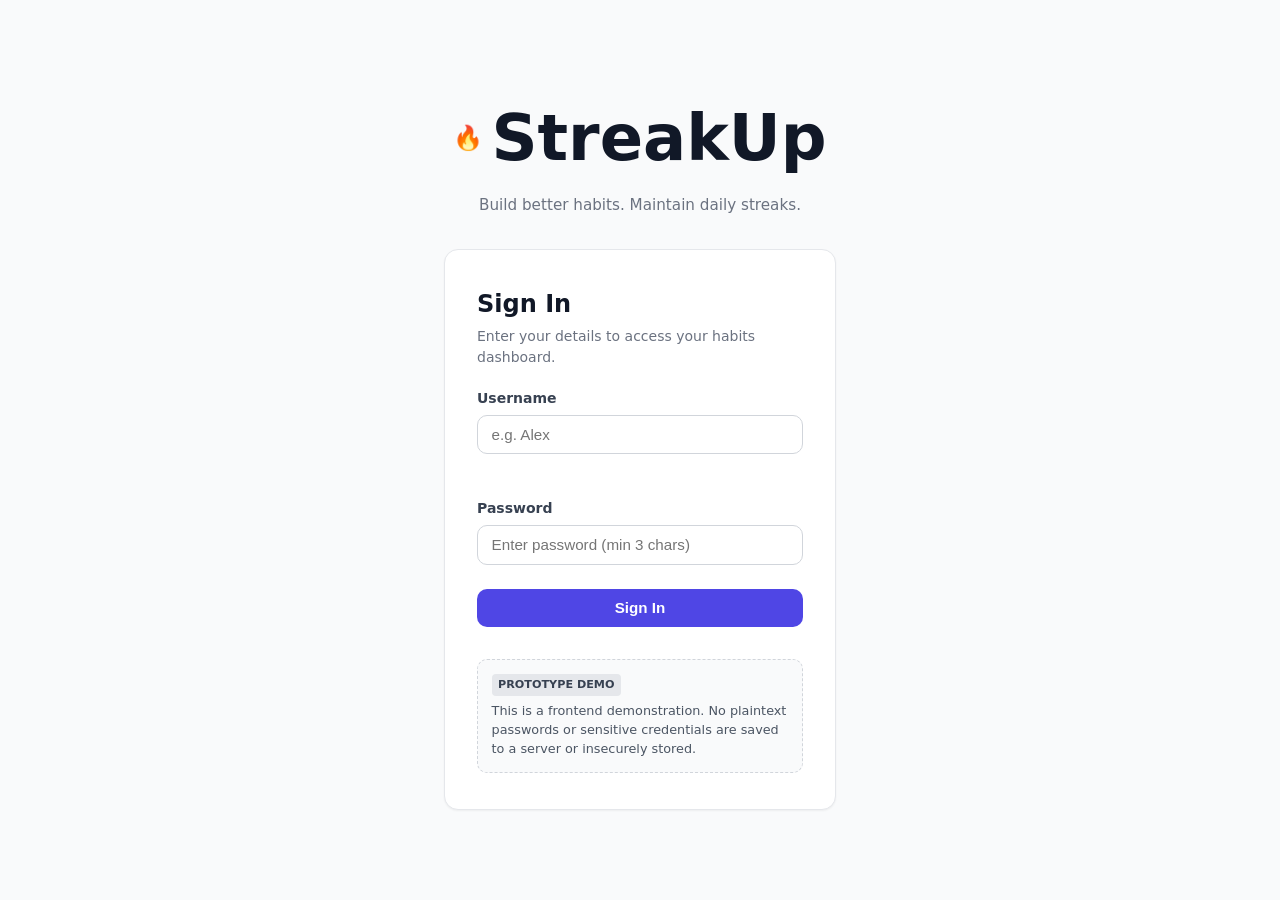
<file: index.html>
<!DOCTYPE html>
<html lang="en">
<head>
    <meta charset="UTF-8">
    <meta name="viewport" content="width=device-width, initial-scale=1.0">
    <title>StreakUp - Login</title>
    <link rel="stylesheet" href="css/style.css">
</head>
<body class="auth-page">

    <main class="auth-container">
        <header class="auth-header">
            <div class="brand-logo" aria-label="StreakUp">
                <span class="logo-icon">🔥</span>
                <h1>StreakUp</h1>
            </div>
            <p class="tagline">Build better habits. Maintain daily streaks.</p>
        </header>

        <section class="card auth-card" aria-labelledby="loginHeading">
            <h2 id="loginHeading">Sign In</h2>
            <p class="card-subtitle">Enter your details to access your habits dashboard.</p>

            <!-- Already Logged In Banner (hidden by default) -->
            <div id="alreadyLoggedIn" class="already-logged-in-box" style="display: none;">
                <p>You are currently signed in as <strong id="currentUsername"></strong>.</p>
                <div class="btn-group">
                    <a href="home.html" class="btn btn-primary">Go to Dashboard</a>
                    <button type="button" id="switchUserBtn" class="btn btn-secondary">Switch Account</button>
                </div>
            </div>

            <form id="loginForm" novalidate>
                <div class="form-group">
                    <label for="username">Username</label>
                    <input 
                        type="text" 
                        id="username" 
                        name="username" 
                        placeholder="e.g. Alex" 
                        autocomplete="username"
                        required
                    >
                    <span class="field-error" id="usernameError" aria-live="polite"></span>
                </div>

                <div class="form-group">
                    <label for="password">Password</label>
                    <input 
                        type="password" 
                        id="password" 
                        name="password" 
                        placeholder="Enter password (min 3 chars)" 
                        autocomplete="current-password"
                        required
                    >
                    <span class="field-error" id="passwordError" aria-live="polite"></span>
                </div>

                <button type="submit" id="loginBtn" class="btn btn-primary btn-block">
                    Sign In
                </button>

                <p id="message" class="auth-message" aria-live="polite"></p>
            </form>

            <div class="demo-notice" role="note">
                <span class="demo-badge">Prototype Demo</span>
                <p>This is a frontend demonstration. No plaintext passwords or sensitive credentials are saved to a server or insecurely stored.</p>
            </div>
        </section>
    </main>

    <script src="js/storage.js"></script>
    <script src="js/auth.js"></script>
</body>
</html>
</file>
<file: css/style.css>
/* ==========================================================================
   StreakUp - Habit Tracking Web Application Styles
   Clean, modern, responsive, accessible styles for all pages.
   ========================================================================== */

:root {
    --primary: #4f46e5;
    --primary-hover: #4338ca;
    --primary-light: #eef2ff;
    
    --success: #059669;
    --success-bg: #ecfdf5;
    --success-border: #a7f3d0;

    --danger: #dc2626;
    --danger-bg: #fef2f2;
    --danger-border: #fecaca;

    --warning: #d97706;
    --warning-bg: #fffbeb;

    --neutral-50: #f9fafb;
    --neutral-100: #f3f4f6;
    --neutral-200: #e5e7eb;
    --neutral-300: #d1d5db;
    --neutral-400: #9ca3af;
    --neutral-500: #6b7280;
    --neutral-600: #4b5563;
    --neutral-700: #374151;
    --neutral-800: #1f2937;
    --neutral-900: #111827;

    --card-bg: #ffffff;
    --body-bg: #f8fafc;
    
    --radius-sm: 6px;
    --radius-md: 10px;
    --radius-lg: 14px;

    --shadow-sm: 0 1px 2px 0 rgba(0, 0, 0, 0.05);
    --shadow-md: 0 4px 6px -1px rgba(0, 0, 0, 0.1), 0 2px 4px -1px rgba(0, 0, 0, 0.06);
    --shadow-lg: 0 10px 15px -3px rgba(0, 0, 0, 0.1), 0 4px 6px -2px rgba(0, 0, 0, 0.05);
}

/* Base & Reset */
*, *::before, *::after {
    box-sizing: border-box;
    margin: 0;
    padding: 0;
}

body {
    font-family: system-ui, -apple-system, BlinkMacSystemFont, "Segoe UI", Roboto, "Helvetica Neue", Arial, sans-serif;
    background-color: var(--body-bg);
    color: var(--neutral-800);
    line-height: 1.5;
    min-height: 100vh;
    display: flex;
    flex-direction: column;
}

/* Accessibility Focus Ring */
a:focus-visible,
button:focus-visible,
input:focus-visible {
    outline: 2px solid var(--primary);
    outline-offset: 2px;
}

/* ==========================================================================
   Navigation Bar
   ========================================================================== */
.navbar {
    background-color: #ffffff;
    border-bottom: 1px solid var(--neutral-200);
    position: sticky;
    top: 0;
    z-index: 50;
    box-shadow: var(--shadow-sm);
}

.nav-container {
    max-width: 1200px;
    margin: 0 auto;
    padding: 0.75rem 1.5rem;
    display: flex;
    align-items: center;
    justify-content: space-between;
    gap: 1rem;
    flex-wrap: wrap;
}

.nav-brand {
    display: flex;
    align-items: center;
    gap: 0.5rem;
    text-decoration: none;
    color: var(--neutral-900);
    font-weight: 700;
    font-size: 1.25rem;
}

.logo-icon {
    font-size: 1.5rem;
}

.nav-links {
    display: flex;
    align-items: center;
    gap: 0.5rem;
}

.nav-link {
    text-decoration: none;
    color: var(--neutral-600);
    font-weight: 500;
    padding: 0.5rem 0.85rem;
    border-radius: var(--radius-sm);
    transition: all 0.15s ease;
}

.nav-link:hover {
    color: var(--primary);
    background-color: var(--neutral-100);
}

.nav-link.active {
    color: var(--primary);
    background-color: var(--primary-light);
    font-weight: 600;
}

.nav-user {
    display: flex;
    align-items: center;
    gap: 0.75rem;
}

.user-greeting {
    font-size: 0.9rem;
    color: var(--neutral-600);
}

.user-greeting strong {
    color: var(--neutral-900);
}

/* ==========================================================================
   Layout Containers
   ========================================================================== */
.main-content {
    max-width: 1200px;
    margin: 0 auto;
    padding: 2rem 1.5rem;
    width: 100%;
    flex: 1;
}

/* App Footer */
.app-footer {
    text-align: center;
    padding: 1.5rem;
    font-size: 0.85rem;
    color: var(--neutral-500);
    border-top: 1px solid var(--neutral-200);
    background-color: #ffffff;
    margin-top: auto;
}

/* ==========================================================================
   Cards & Surfaces
   ========================================================================== */
.card {
    background-color: var(--card-bg);
    border: 1px solid var(--neutral-200);
    border-radius: var(--radius-lg);
    padding: 1.5rem;
    box-shadow: var(--shadow-sm);
}

.card-header {
    display: flex;
    justify-content: space-between;
    align-items: flex-start;
    margin-bottom: 1.25rem;
    gap: 1rem;
    flex-wrap: wrap;
}

.card-header h2, .card-header h3 {
    font-size: 1.25rem;
    color: var(--neutral-900);
    font-weight: 700;
}

.card-subtitle {
    font-size: 0.875rem;
    color: var(--neutral-500);
    margin-top: 0.25rem;
}

/* ==========================================================================
   Buttons & Inputs
   ========================================================================== */
.btn {
    display: inline-flex;
    align-items: center;
    justify-content: center;
    gap: 0.4rem;
    font-size: 0.95rem;
    font-weight: 600;
    padding: 0.6rem 1.2rem;
    border-radius: var(--radius-md);
    cursor: pointer;
    border: 1px solid transparent;
    text-decoration: none;
    transition: all 0.15s ease-in-out;
}

.btn-primary {
    background-color: var(--primary);
    color: #ffffff;
}
.btn-primary:hover {
    background-color: var(--primary-hover);
}

.btn-secondary {
    background-color: var(--neutral-100);
    color: var(--neutral-700);
    border-color: var(--neutral-300);
}
.btn-secondary:hover {
    background-color: var(--neutral-200);
}

.btn-outline {
    background-color: transparent;
    border-color: var(--neutral-300);
    color: var(--neutral-700);
}
.btn-outline:hover {
    background-color: var(--neutral-100);
}

.btn-sm {
    padding: 0.4rem 0.8rem;
    font-size: 0.85rem;
}

.btn-block {
    width: 100%;
}

.btn-icon {
    padding: 0.5rem 0.8rem;
    font-size: 1rem;
}

input[type="text"],
input[type="password"],
input[type="date"] {
    width: 100%;
    padding: 0.65rem 0.85rem;
    border: 1px solid var(--neutral-300);
    border-radius: var(--radius-md);
    font-size: 0.95rem;
    color: var(--neutral-900);
    background-color: #ffffff;
    transition: border-color 0.15s ease;
}

input:focus {
    border-color: var(--primary);
}

/* Badges */
.badge {
    display: inline-flex;
    align-items: center;
    padding: 0.25rem 0.6rem;
    border-radius: 9999px;
    font-size: 0.75rem;
    font-weight: 600;
    letter-spacing: 0.02em;
    text-transform: uppercase;
}

.badge-success {
    background-color: var(--success-bg);
    color: var(--success);
    border: 1px solid var(--success-border);
}

.badge-danger {
    background-color: var(--danger-bg);
    color: var(--danger);
    border: 1px solid var(--danger-border);
}

.badge-neutral {
    background-color: var(--neutral-100);
    color: var(--neutral-600);
    border: 1px solid var(--neutral-200);
}

.badge-today {
    background-color: var(--primary-light);
    color: var(--primary);
    border: 1px solid #c7d2fe;
}

.badge-future {
    background-color: #f1f5f9;
    color: #64748b;
    border: 1px solid #cbd5e1;
}

.badge-past {
    background-color: #f3f4f6;
    color: #4b5563;
    border: 1px solid #e5e7eb;
}

/* Progress Bar */
.progress-bar-container {
    background-color: var(--neutral-200);
    border-radius: 9999px;
    height: 8px;
    width: 100%;
    overflow: hidden;
    margin-top: 0.5rem;
}

.progress-bar {
    height: 100%;
    background-color: var(--primary);
    transition: width 0.3s ease;
    border-radius: 9999px;
}

.progress-bar.is-full {
    background-color: var(--success);
}

.progress-bar.is-partial {
    background-color: var(--warning);
}

/* ==========================================================================
   Login / Auth Page Styles
   ========================================================================== */
.auth-page {
    background-color: var(--neutral-50);
    display: flex;
    align-items: center;
    justify-content: center;
    min-height: 100vh;
}

.auth-container {
    width: 100%;
    max-width: 440px;
    padding: 1.5rem;
    margin: auto;
}

.auth-header {
    text-align: center;
    margin-bottom: 2rem;
}

.auth-header .brand-logo {
    display: inline-flex;
    align-items: center;
    gap: 0.5rem;
    font-size: 2rem;
    font-weight: 800;
    color: var(--neutral-900);
}

.auth-header .tagline {
    color: var(--neutral-500);
    margin-top: 0.5rem;
    font-size: 0.95rem;
}

.auth-card {
    background: #ffffff;
    padding: 2.25rem 2rem;
}

.auth-card h2 {
    font-size: 1.5rem;
    font-weight: 700;
    color: var(--neutral-900);
}

.form-group {
    margin-top: 1.25rem;
    display: flex;
    flex-direction: column;
    text-align: left;
}

.form-group label {
    font-size: 0.875rem;
    font-weight: 600;
    color: var(--neutral-700);
    margin-bottom: 0.35rem;
}

.field-error {
    color: var(--danger);
    font-size: 0.8rem;
    margin-top: 0.3rem;
    min-height: 1.2rem;
}

.auth-message {
    margin-top: 1rem;
    font-size: 0.9rem;
    text-align: center;
    font-weight: 500;
}

.auth-message.error {
    color: var(--danger);
}

.auth-message.success {
    color: var(--success);
}

.demo-notice {
    margin-top: 2rem;
    padding: 0.85rem;
    background-color: var(--neutral-50);
    border: 1px dashed var(--neutral-300);
    border-radius: var(--radius-md);
    font-size: 0.8rem;
    color: var(--neutral-600);
    text-align: left;
}

.demo-badge {
    display: inline-block;
    font-size: 0.7rem;
    font-weight: 700;
    background-color: var(--neutral-200);
    color: var(--neutral-700);
    padding: 0.15rem 0.4rem;
    border-radius: 4px;
    margin-bottom: 0.3rem;
    text-transform: uppercase;
}

.already-logged-in-box {
    background-color: var(--primary-light);
    border: 1px solid #c7d2fe;
    border-radius: var(--radius-md);
    padding: 1.25rem;
    margin-top: 1rem;
    text-align: center;
}

.already-logged-in-box p {
    font-size: 0.95rem;
    color: var(--neutral-800);
    margin-bottom: 1rem;
}

.btn-group {
    display: flex;
    gap: 0.5rem;
    justify-content: center;
}

/* ==========================================================================
   Dashboard Header & Stats Grid
   ========================================================================== */
.dashboard-header {
    display: flex;
    justify-content: space-between;
    align-items: center;
    flex-wrap: wrap;
    gap: 1.5rem;
    margin-bottom: 2rem;
}

.dashboard-header h1 {
    font-size: 1.85rem;
    font-weight: 800;
    color: var(--neutral-900);
}

.dashboard-header .subtitle {
    color: var(--neutral-500);
    font-size: 0.95rem;
    margin-top: 0.25rem;
}

.quick-nav-actions {
    display: flex;
    gap: 0.75rem;
    flex-wrap: wrap;
}

.stats-grid {
    display: grid;
    grid-template-columns: repeat(auto-fit, minmax(210px, 1fr));
    gap: 1rem;
    margin-bottom: 2rem;
}

.stat-card {
    background-color: #ffffff;
    border: 1px solid var(--neutral-200);
    border-radius: var(--radius-lg);
    padding: 1.25rem;
    display: flex;
    align-items: flex-start;
    gap: 1rem;
    box-shadow: var(--shadow-sm);
    transition: transform 0.15s ease, box-shadow 0.15s ease;
}

.stat-card:hover {
    transform: translateY(-2px);
    box-shadow: var(--shadow-md);
}

.stat-card.highlight-streak {
    border-color: #fdba74;
    background: linear-gradient(135deg, #ffffff 70%, #fff7ed);
}

.stat-icon {
    font-size: 1.5rem;
    padding: 0.75rem;
    border-radius: var(--radius-md);
    display: flex;
    align-items: center;
    justify-content: center;
}

.icon-blue { background-color: #eff6ff; }
.icon-green { background-color: #ecfdf5; }
.icon-purple { background-color: #f5f3ff; }
.icon-orange { background-color: #fff7ed; }
.icon-gold { background-color: #fefce8; }
.icon-red { background-color: #fef2f2; }

.stat-info {
    flex: 1;
}

.stat-label {
    font-size: 0.8rem;
    font-weight: 600;
    color: var(--neutral-500);
    text-transform: uppercase;
    letter-spacing: 0.03em;
}

.stat-value {
    display: block;
    font-size: 1.6rem;
    font-weight: 800;
    color: var(--neutral-900);
    line-height: 1.2;
    margin: 0.2rem 0;
}

.stat-value .unit {
    font-size: 0.95rem;
    font-weight: 500;
    color: var(--neutral-500);
}

.stat-subtext {
    font-size: 0.8rem;
    color: var(--neutral-500);
}

/* ==========================================================================
   Habits Management & Checklist
   ========================================================================== */
.dashboard-columns {
    display: grid;
    grid-template-columns: 2fr 1fr;
    gap: 1.5rem;
}

@media (max-width: 900px) {
    .dashboard-columns {
        grid-template-columns: 1fr;
    }
}

.add-habit-form {
    margin-bottom: 1.5rem;
}

.form-row {
    display: flex;
    gap: 0.75rem;
}

.add-habit-form input {
    flex: 1;
}

.list-legend {
    display: flex;
    justify-content: space-between;
    align-items: center;
    margin-bottom: 0.75rem;
    padding-bottom: 0.5rem;
    border-bottom: 1px solid var(--neutral-200);
}

.legend-title {
    font-size: 0.85rem;
    font-weight: 700;
    text-transform: uppercase;
    color: var(--neutral-600);
}

.legend-hint {
    font-size: 0.75rem;
    color: var(--neutral-500);
}

.habits-list {
    display: flex;
    flex-direction: column;
    gap: 0.75rem;
}

.habit-card {
    background-color: #ffffff;
    border: 1px solid var(--neutral-200);
    border-radius: var(--radius-md);
    padding: 0.85rem 1rem;
    display: flex;
    align-items: center;
    justify-content: space-between;
    gap: 1rem;
    transition: all 0.15s ease;
}

.habit-card:hover {
    border-color: var(--neutral-300);
    background-color: var(--neutral-50);
}

.habit-card.completed {
    border-left: 4px solid var(--success);
    background-color: #fafdfc;
}

.habit-card.pending {
    border-left: 4px solid var(--neutral-300);
}

.habit-main {
    display: flex;
    align-items: center;
    gap: 0.85rem;
    flex: 1;
}

.habit-info {
    display: flex;
    flex-direction: column;
}

.habit-name {
    font-size: 1rem;
    font-weight: 600;
    color: var(--neutral-900);
}

.habit-name.is-done {
    text-decoration: line-through;
    color: var(--neutral-500);
}

.habit-meta {
    font-size: 0.75rem;
    color: var(--neutral-400);
}

.habit-actions {
    display: flex;
    align-items: center;
    gap: 0.5rem;
}

/* Custom Checkbox */
.checkbox-container {
    display: block;
    position: relative;
    cursor: pointer;
    font-size: 22px;
    user-select: none;
    width: 24px;
    height: 24px;
}

.checkbox-container input {
    position: absolute;
    opacity: 0;
    cursor: pointer;
    height: 0;
    width: 0;
}

.checkmark {
    position: absolute;
    top: 0;
    left: 0;
    height: 24px;
    width: 24px;
    background-color: #ffffff;
    border: 2px solid var(--neutral-300);
    border-radius: 6px;
    transition: all 0.15s ease;
}

.checkbox-container:hover input ~ .checkmark {
    border-color: var(--primary);
}

.checkbox-container input:checked ~ .checkmark {
    background-color: var(--success);
    border-color: var(--success);
}

.checkmark:after {
    content: "";
    position: absolute;
    display: none;
}

.checkbox-container input:checked ~ .checkmark:after {
    display: block;
}

.checkbox-container .checkmark:after {
    left: 7px;
    top: 3px;
    width: 6px;
    height: 12px;
    border: solid white;
    border-width: 0 2.5px 2.5px 0;
    transform: rotate(45deg);
}

.checkbox-container input:disabled ~ .checkmark {
    background-color: var(--neutral-100);
    border-color: var(--neutral-300);
    cursor: not-allowed;
}

/* Sidebar cards */
.sidebar-cards {
    display: flex;
    flex-direction: column;
    gap: 1.5rem;
}

.streak-rules-card h3,
.quick-actions-card h3 {
    font-size: 1.1rem;
    color: var(--neutral-900);
    margin-bottom: 0.75rem;
}

.rules-list {
    list-style: none;
    display: flex;
    flex-direction: column;
    gap: 0.85rem;
}

.rules-list li {
    display: flex;
    gap: 0.75rem;
    font-size: 0.85rem;
    color: var(--neutral-600);
}

.rule-icon {
    font-size: 1.1rem;
}

.nav-action-links {
    display: flex;
    flex-direction: column;
    gap: 0.75rem;
    margin-top: 1rem;
}

.nav-action-item {
    display: flex;
    align-items: center;
    gap: 0.75rem;
    padding: 0.75rem;
    border: 1px solid var(--neutral-200);
    border-radius: var(--radius-md);
    text-decoration: none;
    color: var(--neutral-800);
    transition: all 0.15s ease;
}

.nav-action-item:hover {
    background-color: var(--neutral-50);
    border-color: var(--primary);
}

.action-emoji {
    font-size: 1.3rem;
}

.nav-action-item div {
    flex: 1;
}

.nav-action-item small {
    display: block;
    color: var(--neutral-500);
    font-size: 0.75rem;
}

.nav-action-item .arrow {
    color: var(--neutral-400);
    font-size: 1rem;
}

/* ==========================================================================
   Daily Tracker (streak.html)
   ========================================================================== */
.daily-header {
    display: flex;
    justify-content: space-between;
    align-items: center;
    flex-wrap: wrap;
    gap: 1.5rem;
    margin-bottom: 1.5rem;
}

.daily-header h1 {
    font-size: 1.85rem;
    font-weight: 800;
    color: var(--neutral-900);
}

.date-navigator {
    display: flex;
    align-items: center;
    gap: 0.5rem;
}

.selected-date-banner {
    background-color: #ffffff;
    border: 1px solid var(--neutral-200);
    border-radius: var(--radius-lg);
    padding: 1.25rem 1.5rem;
    margin-bottom: 1.5rem;
    box-shadow: var(--shadow-sm);
}

.date-title-group {
    display: flex;
    align-items: center;
    gap: 0.75rem;
    flex-wrap: wrap;
}

.date-title-group h2 {
    font-size: 1.4rem;
    font-weight: 700;
    color: var(--neutral-900);
}

.status-desc {
    margin-top: 0.35rem;
    color: var(--neutral-600);
    font-size: 0.9rem;
}

.daily-summary-grid {
    display: grid;
    grid-template-columns: 2fr 1fr;
    gap: 1.5rem;
    margin-bottom: 1.5rem;
}

@media (max-width: 800px) {
    .daily-summary-grid {
        grid-template-columns: 1fr;
    }
}

.status-indicator-card {
    border-left: 6px solid var(--neutral-300);
}

.status-indicator-card.status-qualifying {
    border-left-color: var(--success);
    background-color: #f7fdfa;
}

.status-indicator-card.status-incomplete {
    border-left-color: var(--danger);
    background-color: #fff9f9;
}

.status-indicator-card.status-empty {
    border-left-color: var(--neutral-400);
}

.status-indicator-card.status-future {
    border-left-color: #94a3b8;
}

.card-inner {
    display: flex;
    justify-content: space-between;
    align-items: center;
    flex-wrap: wrap;
    gap: 1rem;
    margin-bottom: 0.5rem;
}

.status-badge-lg {
    display: flex;
    align-items: center;
    gap: 0.5rem;
    font-size: 1.2rem;
    font-weight: 700;
    color: var(--neutral-900);
}

.status-metrics {
    display: flex;
    gap: 1.5rem;
}

.metric-item {
    text-align: right;
}

.metric-label {
    display: block;
    font-size: 0.75rem;
    color: var(--neutral-500);
    text-transform: uppercase;
}

.metric-value {
    font-size: 1.3rem;
    font-weight: 800;
    color: var(--neutral-900);
}

.streak-card-compact {
    display: flex;
    flex-direction: column;
    justify-content: center;
    gap: 1rem;
}

.streak-mini-item {
    display: flex;
    align-items: center;
    gap: 0.75rem;
}

.mini-icon {
    font-size: 1.5rem;
}

.mini-label {
    display: block;
    font-size: 0.75rem;
    color: var(--neutral-500);
    text-transform: uppercase;
}

.mini-val {
    font-size: 1.15rem;
    font-weight: 700;
    color: var(--neutral-900);
}

.alert-box {
    padding: 0.85rem 1rem;
    border-radius: var(--radius-md);
    margin-bottom: 1.25rem;
    font-size: 0.9rem;
}

.alert-info {
    background-color: #eff6ff;
    border: 1px solid #bfdbfe;
    color: #1e40af;
}

/* ==========================================================================
   Monthly Calendar Page (monthly.html)
   ========================================================================== */
.monthly-header {
    display: flex;
    justify-content: space-between;
    align-items: center;
    flex-wrap: wrap;
    gap: 1.5rem;
    margin-bottom: 1.5rem;
}

.monthly-header h1 {
    font-size: 1.85rem;
    font-weight: 800;
    color: var(--neutral-900);
}

.month-navigator {
    display: flex;
    align-items: center;
    gap: 0.75rem;
}

.month-title {
    font-size: 1.25rem;
    font-weight: 700;
    min-width: 170px;
    text-align: center;
    color: var(--neutral-900);
}

.stats-grid-monthly {
    grid-template-columns: repeat(auto-fit, minmax(180px, 1fr));
    margin-bottom: 2rem;
}

.monthly-layout {
    display: grid;
    grid-template-columns: 2fr 1.2fr;
    gap: 1.5rem;
}

@media (max-width: 950px) {
    .monthly-layout {
        grid-template-columns: 1fr;
    }
}

.calendar-card {
    padding: 1.5rem;
}

.calendar-card-header {
    display: flex;
    justify-content: space-between;
    align-items: center;
    flex-wrap: wrap;
    gap: 1rem;
    margin-bottom: 1.25rem;
}

.calendar-legend {
    display: flex;
    gap: 0.75rem;
    flex-wrap: wrap;
    font-size: 0.8rem;
    color: var(--neutral-600);
}

.legend-item {
    display: flex;
    align-items: center;
    gap: 0.35rem;
}

.dot {
    width: 10px;
    height: 10px;
    border-radius: 50%;
    display: inline-block;
}

.dot-green { background-color: var(--success); }
.dot-red { background-color: var(--danger); }
.dot-neutral { background-color: var(--neutral-300); }
.dot-future { background-color: #cbd5e1; }

.calendar-grid-header {
    display: grid;
    grid-template-columns: repeat(7, 1fr);
    text-align: center;
    font-size: 0.8rem;
    font-weight: 700;
    color: var(--neutral-500);
    text-transform: uppercase;
    padding-bottom: 0.75rem;
    border-bottom: 1px solid var(--neutral-200);
}

.calendar-grid {
    display: grid;
    grid-template-columns: repeat(7, 1fr);
    gap: 6px;
    margin-top: 0.75rem;
}

.calendar-day {
    aspect-ratio: 1 / 1;
    min-height: 65px;
    border: 1px solid var(--neutral-200);
    border-radius: var(--radius-sm);
    padding: 0.4rem;
    display: flex;
    flex-direction: column;
    justify-content: space-between;
    cursor: pointer;
    background-color: #ffffff;
    transition: all 0.15s ease;
}

.calendar-day:hover {
    border-color: var(--primary);
    transform: translateY(-1px);
    box-shadow: var(--shadow-sm);
}

.calendar-day.day-empty {
    background-color: transparent;
    border-color: transparent;
    cursor: default;
}
.calendar-day.day-empty:hover {
    transform: none;
    box-shadow: none;
}

/* Day cell statuses */
.calendar-day.day-completed {
    background-color: var(--success-bg);
    border-color: var(--success-border);
}

.calendar-day.day-incomplete {
    background-color: var(--danger-bg);
    border-color: var(--danger-border);
}

.calendar-day.day-neutral {
    background-color: var(--neutral-50);
}

.calendar-day.day-future {
    background-color: #f8fafc;
    color: #94a3b8;
}

/* Day cell highlights */
.calendar-day.is-today {
    border: 2px solid var(--primary);
}

.calendar-day.is-selected {
    box-shadow: 0 0 0 2px var(--primary);
    outline: 2px solid var(--primary);
}

.day-cell-header {
    display: flex;
    justify-content: space-between;
    align-items: center;
}

.day-number {
    font-weight: 700;
    font-size: 0.85rem;
}

.today-indicator {
    font-size: 0.65rem;
    font-weight: 700;
    background-color: var(--primary);
    color: #ffffff;
    padding: 0.1rem 0.3rem;
    border-radius: 4px;
}

.day-cell-body {
    text-align: center;
    margin-top: auto;
}

.day-status-pill {
    display: inline-block;
    font-size: 0.7rem;
    font-weight: 600;
    padding: 0.1rem 0.35rem;
    border-radius: 4px;
    background-color: var(--neutral-100);
    color: var(--neutral-600);
}

.pill-success {
    background-color: #d1fae5;
    color: #065f46;
}

.pill-incomplete {
    background-color: #fee2e2;
    color: #991b1b;
}

/* Day Details Panel */
.day-details-card {
    display: flex;
    flex-direction: column;
}

.day-details-progress {
    padding: 1rem 0;
    border-bottom: 1px solid var(--neutral-200);
}

.progress-details-header {
    display: flex;
    justify-content: space-between;
    align-items: center;
    font-size: 0.95rem;
    font-weight: 600;
}

.progress-fraction-text {
    font-size: 0.8rem;
    color: var(--neutral-500);
    margin-top: 0.4rem;
}

.day-habits-section {
    padding: 1rem 0;
    flex: 1;
}

.day-habits-section h4 {
    font-size: 0.95rem;
    font-weight: 700;
    color: var(--neutral-700);
    margin-bottom: 0.75rem;
}

.day-habits-list {
    display: flex;
    flex-direction: column;
    gap: 0.5rem;
}

.day-habit-item {
    display: flex;
    align-items: center;
    justify-content: space-between;
    padding: 0.6rem 0.75rem;
    border: 1px solid var(--neutral-200);
    border-radius: var(--radius-sm);
    background-color: #ffffff;
    font-size: 0.875rem;
}

.day-habit-item.is-completed {
    border-left: 3px solid var(--success);
}

.item-name-wrap {
    display: flex;
    align-items: center;
    gap: 0.5rem;
}

.item-name {
    font-weight: 600;
    color: var(--neutral-900);
}

.item-archived-tag {
    font-size: 0.75rem;
    color: var(--neutral-400);
}

.day-details-action {
    margin-top: 1rem;
    padding-top: 1rem;
    border-top: 1px solid var(--neutral-200);
}

/* Empty State */
.empty-state {
    text-align: center;
    padding: 2.5rem 1rem;
    color: var(--neutral-500);
}

.empty-icon {
    font-size: 2.5rem;
    margin-bottom: 0.5rem;
}

.empty-state h3 {
    font-size: 1.15rem;
    color: var(--neutral-800);
    margin-bottom: 0.25rem;
}

.empty-state p {
    font-size: 0.9rem;
    max-width: 400px;
    margin: 0 auto;
}

.empty-state-mini {
    text-align: center;
    padding: 1.5rem 0.5rem;
    color: var(--neutral-500);
    font-size: 0.85rem;
}
</file>
